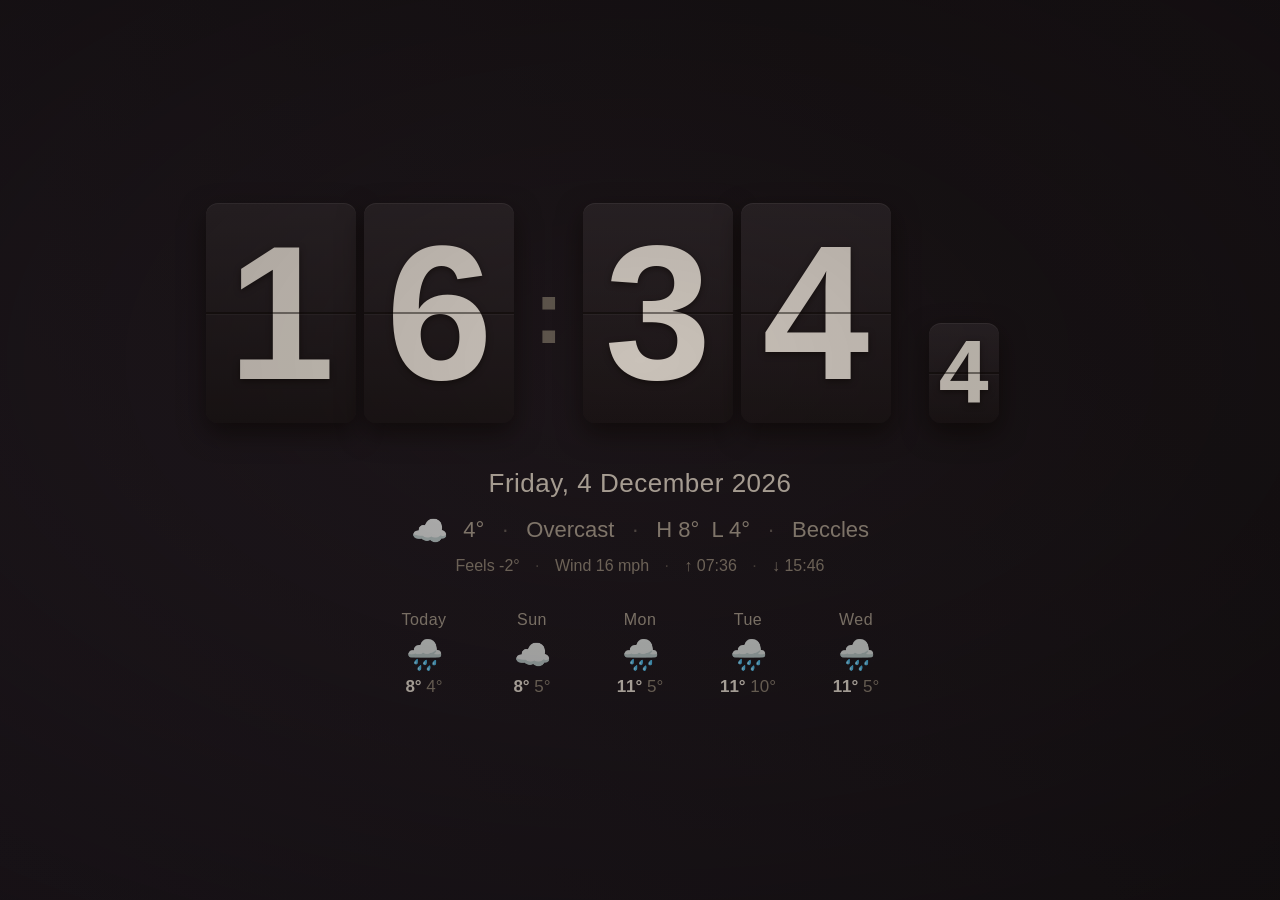
<file: clock/index.html>
<!DOCTYPE html>
<html>
<head>
<meta charset="utf-8">
<meta name="viewport" content="width=device-width, initial-scale=1, maximum-scale=1, user-scalable=no">
<meta name="apple-mobile-web-app-capable" content="yes">
<meta name="mobile-web-app-capable" content="yes">
<meta name="apple-mobile-web-app-status-bar-style" content="black-translucent">
<title>Clock</title>
<style>
/* iOS 9 / Safari 9 safe: flexbox with -webkit- prefixes, no grid, no gap,
   no CSS variables, no aspect-ratio. */
* { margin: 0; padding: 0; box-sizing: border-box; -webkit-tap-highlight-color: transparent; }
html, body {
  height: 100%; width: 100%;
  background: #0a0a0d;
  background: -webkit-radial-gradient(50% -10%, 130% 90%, #26242c, #0b0a0e 70%);
  color: #f3efe9;
  font-family: -apple-system, "Helvetica Neue", Helvetica, Arial, sans-serif;
  -webkit-user-select: none; user-select: none;
  overflow: hidden;
}
.wrap {
  position: absolute; top: 0; left: 0; right: 0; bottom: 0;
  display: -webkit-flex; display: flex;
  -webkit-flex-direction: column; flex-direction: column;
  -webkit-align-items: center; align-items: center;
  -webkit-justify-content: center; justify-content: center;
  text-align: center;
  z-index: 1;
}

/* Ambient slowly-drifting background */
.bg {
  position: fixed; top: 0; left: 0; right: 0; bottom: 0; z-index: 0;
  background: -webkit-linear-gradient(45deg, #141219, #241f2e, #14131b, #1e1826, #131118);
  background: linear-gradient(45deg, #141219, #241f2e, #14131b, #1e1826, #131118);
  background-size: 400% 400%;
  -webkit-animation: drift 46s ease-in-out infinite;
  animation: drift 46s ease-in-out infinite;
}
@-webkit-keyframes drift {
  0% { background-position: 0% 50%; } 50% { background-position: 100% 50%; } 100% { background-position: 0% 50%; }
}
@keyframes drift {
  0% { background-position: 0% 50%; } 50% { background-position: 100% 50%; } 100% { background-position: 0% 50%; }
}

/* Night dimming veil (opacity set from JS using sunrise/sunset) */
.night-veil {
  position: fixed; top: 0; left: 0; right: 0; bottom: 0; z-index: 5;
  background: -webkit-radial-gradient(50% 40%, 120% 100%, rgba(40,18,0,.35), rgba(8,4,0,.92));
  background: radial-gradient(120% 100% at 50% 40%, rgba(40,18,0,.35), rgba(8,4,0,.92));
  opacity: 0; pointer-events: none;
  -webkit-transition: opacity 4s linear; transition: opacity 4s linear;
}

/* ── Clock ── */
.clock {
  display: -webkit-flex; display: flex;
  -webkit-align-items: flex-end; align-items: flex-end;
  -webkit-perspective: 500px; perspective: 500px;
}
.group { display: -webkit-flex; display: flex; }
.digit {
  position: relative;
  width: 15vw; height: 22vw; max-width: 150px; max-height: 220px;
  margin: 0 4px;
  background: -webkit-linear-gradient(top, #2a2730, #17151b);
  border-radius: 12px;
  box-shadow: 0 10px 26px rgba(0,0,0,.55), inset 0 1px 0 rgba(255,255,255,.08);
  -webkit-transform-origin: center center; transform-origin: center center;
  -webkit-transform: rotateX(0deg); transform: rotateX(0deg);
  -webkit-transition: -webkit-transform .19s ease-in; transition: -webkit-transform .19s ease-in;
}
.digit span {
  position: absolute; top: 0; left: 0; right: 0; bottom: 0;
  display: -webkit-flex; display: flex;
  -webkit-align-items: center; align-items: center;
  -webkit-justify-content: center; justify-content: center;
  font-size: 15vw; line-height: 1; font-weight: 700;
  color: #f6f2ec;
  text-shadow: 0 2px 6px rgba(0,0,0,.5);
}
/* centre hinge line, like a split-flap card */
.digit:after {
  content: ""; position: absolute; left: 0; right: 0; top: 50%; height: 2px;
  margin-top: -1px; background: rgba(0,0,0,.45);
  box-shadow: 0 1px 0 rgba(255,255,255,.05);
}
.digit.flipping { -webkit-transform: rotateX(-90deg); transform: rotateX(-90deg); }
.digit.flipin { -webkit-transition: none; transition: none;
  -webkit-transform: rotateX(90deg); transform: rotateX(90deg); }

.colon {
  font-size: 12vw; font-weight: 700; color: #6f6a63;
  padding: 0 1.2vw; -webkit-align-self: center; align-self: center;
  -webkit-animation: blink 1s ease-in-out infinite; animation: blink 1s ease-in-out infinite;
}
@-webkit-keyframes blink { 0%,100% { opacity: 1; } 50% { opacity: .28; } }
@keyframes blink { 0%,100% { opacity: 1; } 50% { opacity: .28; } }
.seconds .digit {
  width: 7vw; height: 10vw; max-width: 70px; max-height: 100px;
  margin: 0 3px;
}
.seconds .digit span { font-size: 7vw; }
.seconds { margin-left: 2.4vw; }

/* ── Date + weather ── */
.date {
  margin-top: 5vh; font-size: 3.4vw; font-weight: 400;
  letter-spacing: .5px; color: #d7d0c6;
}
.weather {
  margin-top: 1.6vh; font-size: 3vw; color: #a79f94;
  display: -webkit-flex; display: flex; -webkit-align-items: center; align-items: center;
}
.weather .ic { font-size: 4vw; margin-right: 1.2vw; }
.weather .dot { margin: 0 1.4vw; opacity: .5; }
.weather2 {
  margin-top: 1vh; font-size: 2.3vw; color: #8f877c;
}
.weather2 .dot { margin: 0 1.2vw; opacity: .5; }
/* ── 5-day forecast ── */
.forecast {
  margin-top: 4vh;
  display: -webkit-flex; display: flex;
  -webkit-justify-content: center; justify-content: center;
}
.fc-day {
  display: -webkit-flex; display: flex;
  -webkit-flex-direction: column; flex-direction: column;
  -webkit-align-items: center; align-items: center;
  margin: 0 1.6vw; min-width: 12vw;
}
.fc-name { font-size: 2.1vw; color: #a79f94; margin-bottom: .6vh; letter-spacing: .5px; }
.fc-ic { font-size: 4vw; margin: .3vh 0 .6vh; }
.fc-temp { font-size: 2.2vw; color: #8f877c; }
.fc-temp b { color: #f0ebe4; font-weight: 700; }

@media (min-width: 700px) {
  .date { font-size: 26px; } .weather { font-size: 22px; } .weather .ic { font-size: 30px; }
  .weather2 { font-size: 16px; }
  .colon { font-size: 90px; }
  .fc-name { font-size: 16px; } .fc-ic { font-size: 30px; } .fc-temp { font-size: 17px; }
  .fc-day { min-width: 84px; margin: 0 12px; }
}
</style>
</head>
<body>
<div class="bg"></div>
<div class="wrap">
  <div class="clock">
    <div class="group" id="hours">
      <div class="digit"><span>0</span></div><div class="digit"><span>0</span></div>
    </div>
    <div class="colon">:</div>
    <div class="group" id="mins">
      <div class="digit"><span>0</span></div><div class="digit"><span>0</span></div>
    </div>
    <div class="group seconds" id="secs">
      <div class="digit"><span>0</span></div><div class="digit"><span>0</span></div>
    </div>
  </div>
  <div class="date" id="date">&nbsp;</div>
  <div class="weather" id="weather">&nbsp;</div>
  <div class="weather2" id="weather2"></div>
  <div class="forecast" id="forecast"></div>
</div>
<div class="night-veil" id="veil"></div>

<script>
(function () {
  "use strict";

  /* ── CONFIG — edit these, or pass in the URL:
       ?lat=51.5&lon=-0.12&place=London&units=fahrenheit&geo=1&hour12=1  ── */
  var CONFIG = {
    lat: 52.45936,         // Beccles, Suffolk
    lon: 1.56465,
    place: "Beccles",
    units: "celsius",      // or "fahrenheit"
    hour24: true,          // 24-hour clock
    useGeo: false,         // ask the device for its location
    weatherRefreshMin: 15
  };

  /* Apply URL overrides */
  var q = {};
  var qs = window.location.search.replace(/^\?/, "").split("&");
  for (var i = 0; i < qs.length; i++) {
    var kv = qs[i].split("=");
    if (kv[0]) q[decodeURIComponent(kv[0])] = decodeURIComponent(kv[1] || "");
  }
  if (q.lat) CONFIG.lat = parseFloat(q.lat);
  if (q.lon) CONFIG.lon = parseFloat(q.lon);
  if (q.place) CONFIG.place = q.place;
  if (q.units) CONFIG.units = q.units;
  if (q.hour12) CONFIG.hour24 = false;
  if (q.geo) CONFIG.useGeo = true;

  var DAYS = ["Sunday","Monday","Tuesday","Wednesday","Thursday","Friday","Saturday"];
  var SHORTDAYS = ["Sun","Mon","Tue","Wed","Thu","Fri","Sat"];
  var MONTHS = ["January","February","March","April","May","June","July",
                "August","September","October","November","December"];

  function shortDay(dateStr) {
    var p = dateStr.split("-");
    var dt = new Date(parseInt(p[0], 10), parseInt(p[1], 10) - 1, parseInt(p[2], 10));
    return SHORTDAYS[dt.getDay()];
  }

  function digitsOf(id) { return document.getElementById(id).getElementsByClassName("digit"); }
  var H = digitsOf("hours"), M = digitsOf("mins"), S = digitsOf("secs");
  var dateEl = document.getElementById("date");
  var weatherEl = document.getElementById("weather");
  var weather2El = document.getElementById("weather2");
  var forecastEl = document.getElementById("forecast");
  var veilEl = document.getElementById("veil");
  var sunriseDate = null, sunsetDate = null;

  function parseLocal(s) { // "YYYY-MM-DDTHH:MM" -> Date in local time
    if (!s) return null;
    var a = s.split("T"), d = a[0].split("-"), t = (a[1] || "0:0").split(":");
    return new Date(parseInt(d[0],10), parseInt(d[1],10)-1, parseInt(d[2],10),
                    parseInt(t[0],10), parseInt(t[1],10), 0);
  }

  function two(n) { n = "" + n; return n.length < 2 ? "0" + n : n; }

  /* Flip one digit card to a new character (two-phase rotateX). */
  function setDigit(card, ch) {
    var span = card.getElementsByTagName("span")[0];
    if (span.textContent === ch) return;
    card.className = "digit flipping";           // fold away (0 -> -90)
    window.setTimeout(function () {
      span.textContent = ch;
      card.className = "digit flipin";           // jump to +90 (no transition)
      void card.offsetWidth;                     // force reflow
      card.className = "digit";                   // fold back (+90 -> 0)
    }, 190);
  }

  function tick() {
    var now = new Date();
    var h = now.getHours();
    if (!CONFIG.hour24) { h = h % 12; if (h === 0) h = 12; }
    var hh = two(h), mm = two(now.getMinutes()), ss = two(now.getSeconds());
    setDigit(H[0], hh.charAt(0)); setDigit(H[1], hh.charAt(1));
    setDigit(M[0], mm.charAt(0)); setDigit(M[1], mm.charAt(1));
    setDigit(S[0], ss.charAt(0)); setDigit(S[1], ss.charAt(1));
    dateEl.textContent = DAYS[now.getDay()] + ", " + now.getDate() + " " +
                         MONTHS[now.getMonth()] + " " + now.getFullYear();
    updateNight();
  }

  /* Fade a warm dark veil in at night, out during the day. */
  var NIGHT_MAX = 0.62;
  function updateNight() {
    if (!sunriseDate || !sunsetDate) return;
    var R = 30 * 60 * 1000;                 // 30-min ramp around dawn/dusk
    var t = (new Date()).getTime();
    var srA = sunriseDate.getTime() - R, srB = sunriseDate.getTime() + R;
    var ssA = sunsetDate.getTime() - R, ssB = sunsetDate.getTime() + R;
    var op;
    if (t <= srA) op = NIGHT_MAX;                              // before dawn
    else if (t < srB) op = NIGHT_MAX * (1 - (t - srA) / (srB - srA)); // dawn
    else if (t <= ssA) op = 0;                                 // day
    else if (t < ssB) op = NIGHT_MAX * ((t - ssA) / (ssB - ssA)); // dusk
    else op = NIGHT_MAX;                                        // after dusk
    veilEl.style.opacity = op;
  }

  /* WMO weather code -> emoji + label */
  function weatherInfo(code) {
    var c = code;
    if (c === 0) return ["☀️", "Clear"];
    if (c === 1) return ["☀️", "Mostly clear"];
    if (c === 2) return ["⛅", "Partly cloudy"];
    if (c === 3) return ["☁️", "Overcast"];
    if (c === 45 || c === 48) return ["🌫️", "Fog"];
    if (c >= 51 && c <= 57) return ["🌧️", "Drizzle"];
    if (c >= 61 && c <= 67) return ["🌧️", "Rain"];
    if (c >= 71 && c <= 77) return ["❄️", "Snow"];
    if (c >= 80 && c <= 82) return ["🌧️", "Showers"];
    if (c === 85 || c === 86) return ["❄️", "Snow showers"];
    if (c >= 95) return ["⛈️", "Thunderstorm"];
    return ["🌡️", ""];
  }

  function showWeather(d) {
    if (!d || !d.current || !d.daily) return;
    var deg = "°";
    // Current conditions line.
    var t = Math.round(d.current.temperature_2m);
    var info = weatherInfo(d.current.weather_code);
    var hi = Math.round(d.daily.temperature_2m_max[0]);
    var lo = Math.round(d.daily.temperature_2m_min[0]);
    var html = '<span class="ic">' + info[0] + '</span>' +
               '<span>' + t + deg + '</span>' +
               '<span class="dot">&middot;</span><span>' + info[1] + '</span>' +
               '<span class="dot">&middot;</span><span>H ' + hi + deg + '&nbsp; L ' + lo + deg + '</span>';
    if (CONFIG.place) html += '<span class="dot">&middot;</span><span>' + CONFIG.place + '</span>';
    weatherEl.innerHTML = html;

    // Detail line: feels-like, wind, sunrise/sunset.
    var parts2 = [];
    if (d.current.apparent_temperature != null)
      parts2.push("Feels " + Math.round(d.current.apparent_temperature) + deg);
    if (d.current.wind_speed_10m != null)
      parts2.push("Wind " + Math.round(d.current.wind_speed_10m) + " mph");
    var sr = d.daily.sunrise && d.daily.sunrise[0];
    var ssn = d.daily.sunset && d.daily.sunset[0];
    if (sr) parts2.push("&uarr; " + sr.split("T")[1]);
    if (ssn) parts2.push("&darr; " + ssn.split("T")[1]);
    weather2El.innerHTML = parts2.join('<span class="dot">&middot;</span>');

    // Remember sun times for night dimming.
    sunriseDate = parseLocal(sr);
    sunsetDate = parseLocal(ssn);
    updateNight();

    // 5-day forecast row.
    var days = d.daily.time || [];
    var fc = "";
    for (var i = 0; i < days.length && i < 5; i++) {
      var wi = weatherInfo(d.daily.weather_code[i]);
      var dhi = Math.round(d.daily.temperature_2m_max[i]);
      var dlo = Math.round(d.daily.temperature_2m_min[i]);
      var label = i === 0 ? "Today" : shortDay(days[i]);
      fc += '<div class="fc-day">' +
              '<div class="fc-name">' + label + '</div>' +
              '<div class="fc-ic">' + wi[0] + '</div>' +
              '<div class="fc-temp"><b>' + dhi + deg + '</b>&nbsp;' + dlo + deg + '</div>' +
            '</div>';
    }
    forecastEl.innerHTML = fc;
  }

  var hasWeather = false;
  function weatherMsg(m) { if (!hasWeather) weatherEl.textContent = m; }

  function getJSON(url, cb) {
    var xhr = new XMLHttpRequest();
    xhr.open("GET", url, true);
    try { xhr.timeout = 12000; } catch (e) {}
    xhr.onreadystatechange = function () {
      if (xhr.readyState !== 4) return;
      if (xhr.status >= 200 && xhr.status < 300) {
        try { cb(JSON.parse(xhr.responseText)); } catch (e) { cb(null); }
      } else { cb(null); }
    };
    xhr.onerror = function () { cb(null); };
    xhr.ontimeout = function () { cb(null); };
    xhr.send();
  }

  function loadWeather() {
    weatherMsg("Loading weather…");
    // Same-origin file, refreshed by a scheduled job. Old Safari can always
    // reach this (same host/TLS as the page, no cross-origin call).
    getJSON("weather.json?ts=" + (new Date()).getTime(), function (data) {
      if (data && data.current) {
        if (data.place) CONFIG.place = data.place;
        showWeather(data);
        hasWeather = true;
      } else {
        loadWeatherDirect(); // modern browsers / before the file exists
      }
    });
  }

  function loadWeatherDirect() {
    var unit = CONFIG.units === "fahrenheit" ? "fahrenheit" : "celsius";
    var url = "https://api.open-meteo.com/v1/forecast?latitude=" + CONFIG.lat +
              "&longitude=" + CONFIG.lon +
              "&current=temperature_2m,apparent_temperature,weather_code,wind_speed_10m" +
              "&daily=temperature_2m_max,temperature_2m_min,weather_code,sunrise,sunset" +
              "&timezone=auto&forecast_days=5&wind_speed_unit=mph&temperature_unit=" + unit;
    getJSON(url, function (data) {
      if (data && data.current) { showWeather(data); hasWeather = true; }
      else weatherMsg("Weather unavailable");
    });
  }

  tick();
  window.setInterval(tick, 1000);
  loadWeather();
  window.setInterval(loadWeather, CONFIG.weatherRefreshMin * 60 * 1000);
})();
</script>
</body>
</html>
</file>
